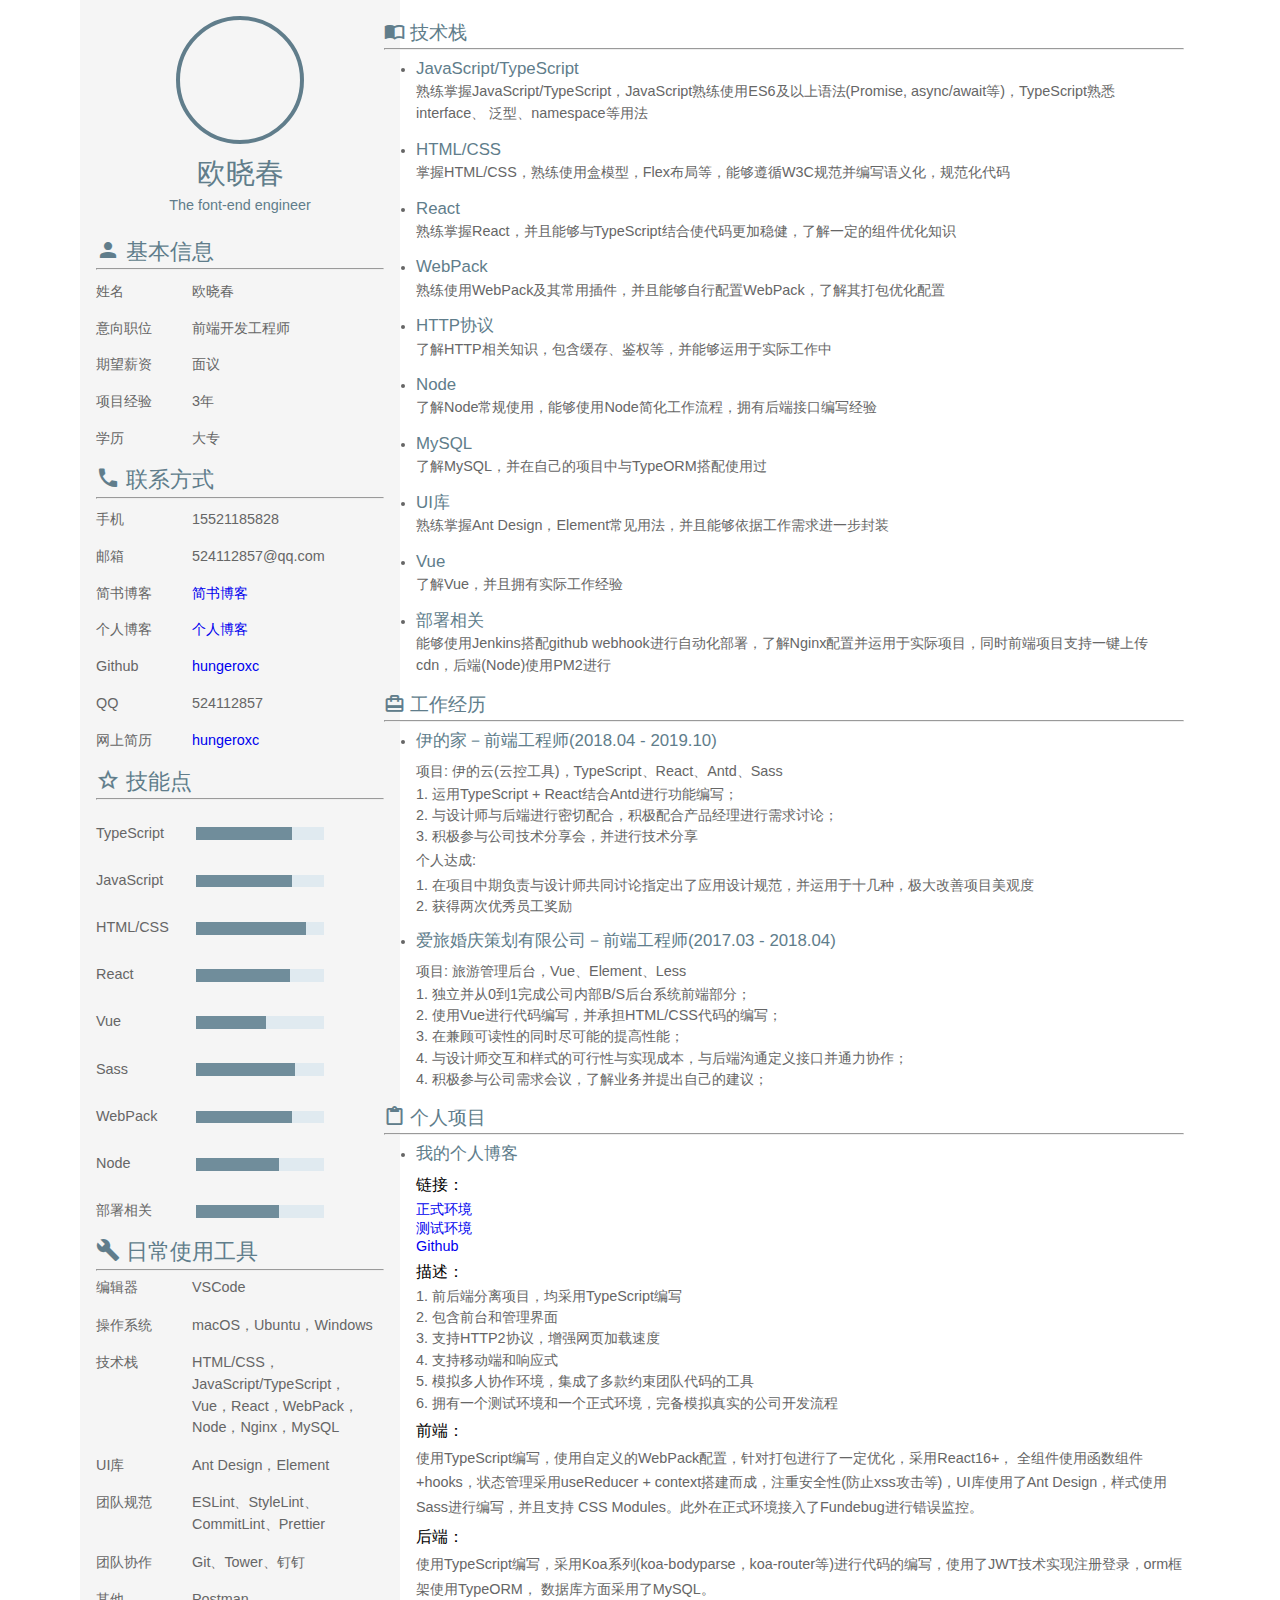
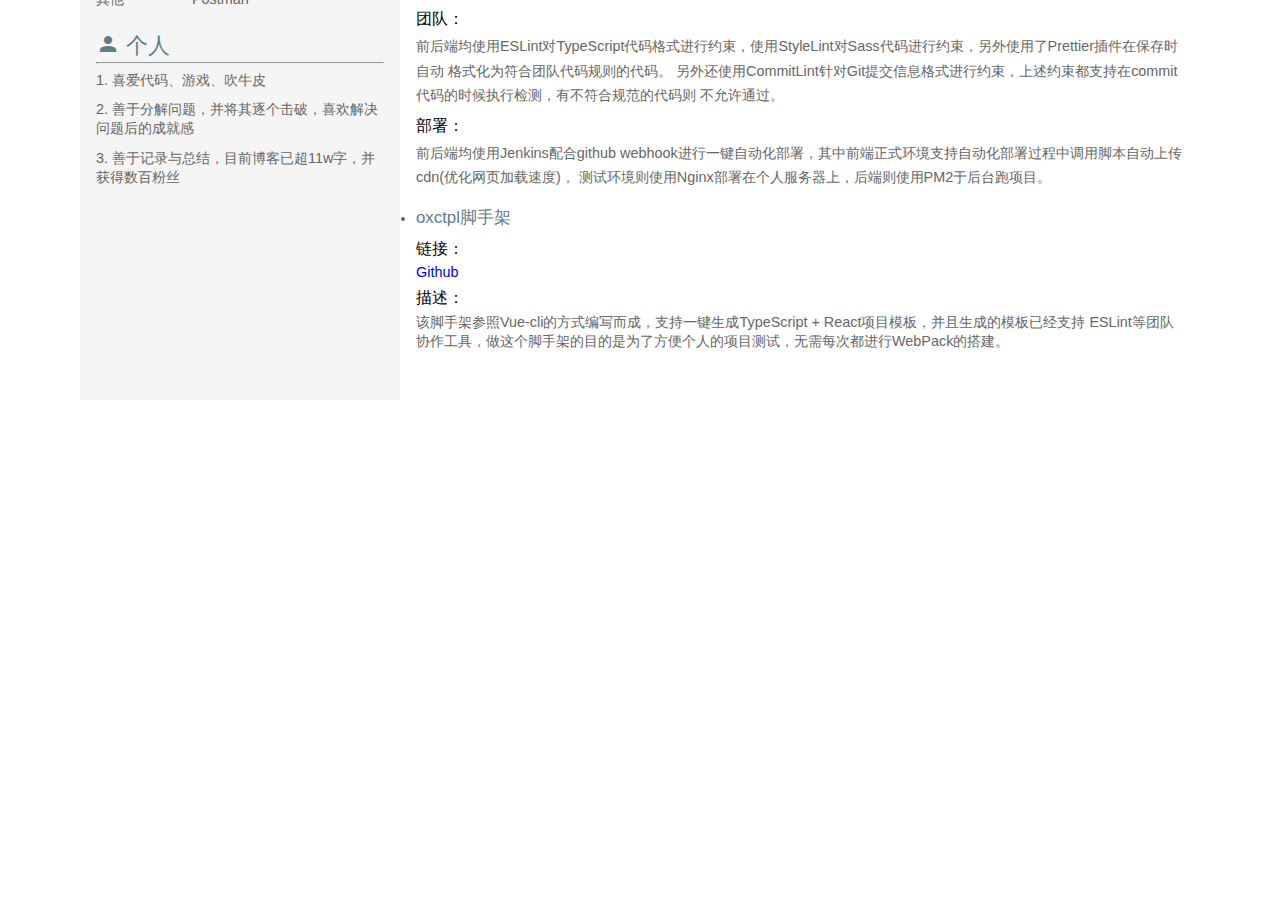
<file: oxc.html>
<!DOCTYPE html>
<html lang="en">

<head>
    <meta http-equiv="Content-Type" content="text/html; charset=UTF-8">

    <title>oxc</title>
    <link rel="stylesheet" href="./static/css/style.css">
</head>

<body>
    <div class="container" id="cv">
        <div class="side">
            <div class="me">
                <div class="portrait"></div>

                <h1 id="username">欧晓春</h1>
                <h4 id="persona-tag">The font-end engineer</h4>
            </div>
            <div class="profile info-unit">
                <h2 class="info-header"><i class="iconfont icon-person"></i> <span class="info-title">基本信息</span><span
                        class="item-add" style="visibility: hidden;"><i
                            class="iconfont icon-playlistadd"></i></span><span class="unit-remove"
                        style="visibility: hidden;"><i class="iconfont icon-delete"></i></span></h2>
                <hr>
                <ul class="info-list">
                    <li>
                        <label class="left-label">姓名</label><span class="label-value">欧晓春</span><span
                            class="item-remove" style="visibility: hidden;"><i class="iconfont icon-delete"></i></span>
                    </li>
                    <li>
                        <label class="left-label">意向职位</label><span class="label-value">前端开发工程师</span><span
                            class="item-remove" style="visibility: hidden;"><i class="iconfont icon-delete"></i></span>
                    </li>
                    <li>
                        <label class="left-label">期望薪资</label><span class="label-value">面议</span><span
                            class="item-remove" style="visibility: hidden;"><i class="iconfont icon-delete"></i></span>
                    </li>

                    <li>
                        <label class="left-label">项目经验</label><span class="label-value">3年</span><span
                            class="item-remove" style="visibility: hidden;"><i class="iconfont icon-delete"></i></span>
                    </li>
                    <li>
                        <label class="left-label">学历</label><span class="label-value">大专</span><span class="item-remove"
                            style="visibility: hidden;"><i class="iconfont icon-delete"></i></span></li>
                </ul>
            </div>
            <div class="contact info-unit">
                <h2 class="info-header"><i class="iconfont icon-call"></i> <span class="info-title">联系方式</span><span
                        class="item-add" style="visibility: hidden;"><i
                            class="iconfont icon-playlistadd"></i></span><span class="unit-remove"
                        style="visibility: hidden;"><i class="iconfont icon-delete"></i></span></h2>
                <hr>
                <ul class="info-list">
                    <li>
                        <label class="left-label">手机</label><span class="label-value">15521185828</span><span
                            class="item-remove" style="visibility: hidden;"><i class="iconfont icon-delete"></i></span>
                    </li>
                    <li>
                        <label class="left-label">邮箱</label><span class="label-value">524112857@qq.com</span><span
                            class="item-remove" style="visibility: hidden;"><i class="iconfont icon-delete"></i></span>
                    </li>
                    <li>
                        <label class="left-label">简书博客</label><span class="label-value"><a target="_blank"
                                style="text-decoration:none"
                                href="https://www.jianshu.com/u/38278ed3f4e1">简书博客</a></span><span class="item-remove"
                            style="visibility: hidden;"><i class="iconfont icon-delete"></i></span></li>
                    <li>
                        <label class="left-label">个人博客</label><span class="label-value"><a target="_blank"
                                style="text-decoration:none" href="https://blog.oxcblog.club/">个人博客</a></span><span
                            class="item-remove" style="visibility: hidden;"><i class="iconfont icon-delete"></i></span>
                    </li>
                    <li>
                        <label class="left-label">Github</label><span class="label-value"><a target="_blank"
                                style="text-decoration:none"
                                href="https://github.com/hungeroxc">hungeroxc</a></span><span class="item-remove"
                            style="visibility: hidden;"><i class="iconfont icon-delete"></i></span></li>
                    <li>
                        <label class="left-label">QQ</label><span class="label-value">524112857</span><span
                            class="item-remove" style="visibility: hidden;"><i class="iconfont icon-delete"></i></span>
                    </li>
                    <li>
                        <label class="left-label">网上简历</label><span class="label-value"><a target="_blank"
                                style="text-decoration:none"
                                href="https://hungeroxc.github.io/oxc/oxc.html">hungeroxc</a></span><span
                            class="item-remove" style="visibility: hidden;"><i class="iconfont icon-delete"></i></span>
                    </li>
                </ul>
            </div>
            <div class="skill info-unit">
                <h2 class="info-header"><i class="iconfont icon-star"></i> <span class="info-title">技能点</span><span
                        class="item-add" style="visibility: hidden;"><i
                            class="iconfont icon-playlistadd"></i></span><span class="unit-remove"
                        style="visibility: hidden;"><i class="iconfont icon-delete"></i></span></h2>
                <hr>
                <ul class="progress-list">
                    <li>
                        <label class="left-label">TypeScript</label>
                        <progress value="75" max="100"></progress>
                        <span class="item-remove" style="visibility: hidden;"><i
                                class="iconfont icon-delete"></i></span>
                    </li>
                    <li>
                        <label class="left-label">JavaScript</label>
                        <progress value="75" max="100"></progress>
                        <span class="item-remove" style="visibility: hidden;"><i
                                class="iconfont icon-delete"></i></span></li>
                    <li>
                        <label class="left-label">HTML/CSS</label>
                        <progress value="85.9375" max="100"></progress>
                        <span class="item-remove" style="visibility: hidden;"><i
                                class="iconfont icon-delete"></i></span>
                    </li>
                    <li>
                        <label class="left-label">React</label>
                        <progress value="74" max="100"></progress>
                        <span class="item-remove" style="visibility: hidden;"><i
                                class="iconfont icon-delete"></i></span></li>
                    <li>
                        <label class="left-label">Vue</label>
                        <progress value="54.6875" max="100"></progress>
                        <span class="item-remove" style="visibility: hidden;"><i
                                class="iconfont icon-delete"></i></span></li>
                    <li>
                        <label class="left-label">Sass</label>
                        <progress value="77.34375" max="100"></progress>
                        <span class="item-remove" style="visibility: hidden;"><i
                                class="iconfont icon-delete"></i></span></li>
                    <li>
                        <label class="left-label">WebPack</label>
                        <progress value="75" max="100"></progress>
                        <span class="item-remove" style="visibility: hidden;"><i
                                class="iconfont icon-delete"></i></span></li>
                    <li>
                        <label class="left-label">Node</label>
                        <progress value="65" max="100"></progress>
                        <span class="item-remove" style="visibility: hidden;"><i
                                class="iconfont icon-delete"></i></span>
                    </li>
                    <li>
                        <label class="left-label">部署相关</label>
                        <progress value="65" max="100"></progress>
                        <span class="item-remove" style="visibility: hidden;"><i
                                class="iconfont icon-delete"></i></span>
                    </li>
                </ul>
            </div>
            <div class="stack info-unit">
                <h2 class="info-header"><i class="iconfont icon-build"></i> <span class="info-title">日常使用工具</span><span
                        class="item-add" style="visibility: hidden;"><i
                            class="iconfont icon-playlistadd"></i></span><span class="unit-remove"
                        style="visibility: hidden;"><i class="iconfont icon-delete"></i></span></h2>
                <hr>
                <ul class="stack-list">
                    <li>
                        <label class="left-label">编辑器</label><span class="label-value">VSCode</span><span
                            class="item-remove" style="visibility: hidden;"><i class="iconfont icon-delete"></i></span>
                    </li>



                    <li>
                        <label class="left-label">操作系统</label><span class="label-value">macOS，Ubuntu，Windows</span><span
                            class="item-remove" style="visibility: hidden;"><i class="iconfont icon-delete"></i></span>
                    </li>

                    <li>
                        <label class="left-label">技术栈</label><span
                            class="label-value">HTML/CSS，JavaScript/TypeScript，Vue，React，WebPack，Node，Nginx，MySQL</span><span
                            class="item-remove" style="visibility: hidden;"><i class="iconfont icon-delete"></i></span>
                    </li>
                    <li>
                        <label class="left-label">UI库</label><span class="label-value">Ant Design，Element</span><span
                            class="item-remove" style="visibility: hidden;"><i class="iconfont icon-delete"></i></span>
                    </li>
                    <li>
                        <label class="left-label">团队规范</label><span class="label-value">ESLint、StyleLint、CommitLint、Prettier</span><span
                            class="item-remove" style="visibility: hidden;"><i class="iconfont icon-delete"></i></span>
                    </li>
                    <li>
                        <label class="left-label">团队协作</label><span class="label-value">Git、Tower、钉钉</span><span
                            class="item-remove" style="visibility: hidden;"><i class="iconfont icon-delete"></i></span>
                    </li>
                    <li>
                        <label class="left-label">其他</label><span class="label-value">Postman</span><span
                            class="item-remove" style="visibility: hidden;"><i class="iconfont icon-delete"></i></span>
                    </li>
                </ul>
            </div>
            <div class="info-unit">
                <h2 class="info-header"><i class="iconfont icon-person"></i> <span class="info-title">个人</span><span
                    class="item-add" style="visibility: hidden;"><i
                        class="iconfont icon-playlistadd"></i></span><span class="unit-remove"
                    style="visibility: hidden;"><i class="iconfont icon-delete"></i></span></h2>
            <hr>
                <div style="margin-bottom: 13px;">
                    1. 喜爱代码、游戏、吹牛皮
                </div>
                <div  style="margin-bottom: 13px;">
                    2. 善于分解问题，并将其逐个击破，喜欢解决问题后的成就感
                </div>
                <div  style="margin-bottom: 13px;">
                    3. 善于记录与总结，目前博客已超11w字，并获得数百粉丝
                </div>
            </div>
        </div>
        <div class="main">
            <div class="education info-unit right-list">
                <h2 class="info-header"><i class="iconfont icon-education"></i> <span class="info-title">技术栈</span><span
                        class="item-add" style="visibility: hidden;"><i
                            class="iconfont icon-playlistadd"></i></span><span class="unit-remove"
                        style="visibility: hidden;"><i class="iconfont icon-delete"></i></span></h2>
                <hr>
                <ul class="experience-list">
                    <li>
                        <h3>JavaScript/TypeScript</h3>
                        <p>熟练掌握JavaScript/TypeScript，JavaScript熟练使用ES6及以上语法(Promise,
                            async/await等)，TypeScript熟悉interface、
                            泛型、namespace等用法
                        </p>
                        <span class="item-remove" style="visibility: hidden;">
                            <i class="iconfont icon-delete"></i>
                        </span>
                    </li>
                    <li>
                        <h3>HTML/CSS</h3>
                        <p>掌握HTML/CSS，熟练使用盒模型，Flex布局等，能够遵循W3C规范并编写语义化，规范化代码</p>
                        <span class="item-remove" style="visibility: hidden;">
                            <i class="iconfont icon-delete"></i></span>
                    </li>
                    <li>
                        <h3>React</h3>
                        <p>熟练掌握React，并且能够与TypeScript结合使代码更加稳健，了解一定的组件优化知识</p>
                        <span class="item-remove" style="visibility: hidden;">
                            <i class="iconfont icon-delete"></i>
                        </span>
                    </li>
                    <li>
                        <h3>WebPack</h3>
                        <p>熟练使用WebPack及其常用插件，并且能够自行配置WebPack，了解其打包优化配置</p>
                        <span class="item-remove" style="visibility: hidden;">
                            <i class="iconfont icon-delete"></i>
                        </span>
                    </li>
                    <li>
                        <h3>HTTP协议</h3>
                        <p>了解HTTP相关知识，包含缓存、鉴权等，并能够运用于实际工作中</p>
                        <span class="item-remove" style="visibility: hidden;">
                            <i class="iconfont icon-delete"></i>
                        </span>
                    </li>
                    <li>
                        <h3>Node</h3>
                        <p>了解Node常规使用，能够使用Node简化工作流程，拥有后端接口编写经验</p>
                        <span class="item-remove" style="visibility: hidden;">
                            <i class="iconfont icon-delete"></i>
                        </span>
                    </li>
                    <li>
                        <h3>MySQL</h3>
                        <p>了解MySQL，并在自己的项目中与TypeORM搭配使用过</p>
                        <span class="item-remove" style="visibility: hidden;">
                            <i class="iconfont icon-delete"></i>
                        </span>
                    </li>
                    <li>
                        <h3>UI库</h3>
                        <p>熟练掌握Ant Design，Element常见用法，并且能够依据工作需求进一步封装</p>
                        <span class="item-remove" style="visibility: hidden;">
                            <i class="iconfont icon-delete"></i>
                        </span>
                    </li>
                    <li>
                        <h3>Vue</h3>
                        <p>了解Vue，并且拥有实际工作经验</p>
                        <span class="item-remove" style="visibility: hidden;">
                            <i class="iconfont icon-delete"></i>
                        </span>
                    </li>
                    <li>
                        <h3>部署相关</h3>
                        <p>能够使用Jenkins搭配github webhook进行自动化部署，了解Nginx配置并运用于实际项目，同时前端项目支持一键上传cdn，后端(Node)使用PM2进行</p>
                        <span class="item-remove" style="visibility: hidden;">
                            <i class="iconfont icon-delete"></i>
                        </span>
                    </li>
                </ul>
            </div>
            <div class="work info-unit right-list">
                <h2 class="info-header">
                    <i class="iconfont icon-work"></i>
                    <span class="info-title">工作经历</span>
                    <span class="item-add" style="visibility: hidden;">
                        <i class="iconfont icon-playlistadd"></i>
                    </span>
                    <span class="unit-remove" style="visibility: hidden;">
                        <i class="iconfont icon-delete"></i>
                    </span>
                </h2>
                <hr>
                <ul class="experience-list">
                    <li>
                        <h3 style="margin-bottom: 10px;">伊的家－前端工程师(2018.04 - 2019.10)</h3>
                        <div style="margin-bottom: 5px;">项目: 伊的云(云控工具)，TypeScript、React、Antd、Sass</div>
                        <p>
                            <div style="margin-bottom: 3px;">1. 运用TypeScript + React结合Antd进行功能编写；</div>
                            <div style="margin-bottom: 3px;">2. 与设计师与后端进行密切配合，积极配合产品经理进行需求讨论；</div>
                            <div style="margin-bottom: 3px;">3. 积极参与公司技术分享会，并进行技术分享</div>
                        </p>
                        <p style="margin: 5px 0;">
                            个人达成:
                            <div style="margin-bottom: 3px;">1. 在项目中期负责与设计师共同讨论指定出了应用设计规范，并运用于十几种，极大改善项目美观度</div
                                style="margin-bottom: 3px;">
                            <div style="margin-bottom: 3px;">2. 获得两次优秀员工奖励</div style="margin-bottom: 3px;">
                        </p>
                    </li>
                    <li>
                        <h3 style="margin-bottom: 10px;">爱旅婚庆策划有限公司－前端工程师(2017.03 - 2018.04)</h3>
                        <div style="margin-bottom: 5px;">项目: 旅游管理后台，Vue、Element、Less</div style="margin-bottom: 5px;">
                        <p>
                            <div style="margin-bottom: 3px;">1. 独立并从0到1完成公司内部B/S后台系统前端部分；</div
                                style="margin-bottom: 3px;">
                            <div style="margin-bottom: 3px;">2. 使用Vue进行代码编写，并承担HTML/CSS代码的编写；</div>
                            <div style="margin-bottom: 3px;">3. 在兼顾可读性的同时尽可能的提高性能；</div>
                            <div style="margin-bottom: 3px;">4. 与设计师交互和样式的可行性与实现成本，与后端沟通定义接口并通力协作；</div>
                            <div style="margin-bottom: 3px;">4. 积极参与公司需求会议，了解业务并提出自己的建议；</div>
                        </p>
                    </li>
                </ul>
            </div>
            <div class="project info-unit right-list">
                <h2 class="info-header">
                    <i class="iconfont icon-project"></i>
                    <span class="info-title">个人项目</span>
                    <span class="item-add" style="visibility: hidden;">
                        <i class="iconfont icon-playlistadd"></i>
                    </span>
                    <span class="unit-remove" style="visibility: hidden;">
                        <i class="iconfont icon-delete"></i>
                    </span></h2>
                <hr>
                <ul class="experience-list">
                    <li style="margin-bottom: 10px;">
                        <h3 style="margin-bottom: 10px">我的个人博客</h3>
                        <div class="link-wrapper">
                            <div class="label">链接：</div>
                            <div class="link-container">
                                <a class="link" target="_blank" style="text-decoration: none;"
                                    href="https://blog.oxcblog.club/">正式环境</a>
                                <a class="link" target="_blank" style="text-decoration: none;"
                                    href="http://blog-test.oxcblog.club/">测试环境</a>
                                <a target="_blank" style="text-decoration: none;"
                                    href="https://github.com/hungeroxc/oxc-blog">Github</a>
                            </div>
                        </div>
                        <div class="description">
                            <div class="label">描述：</div>
                            <div class="description-container">
                                <div style="margin-bottom: 3px;">1. 前后端分离项目，均采用TypeScript编写</div>
                                <div style="margin-bottom: 3px;">2. 包含前台和管理界面</div>
                                <div style="margin-bottom: 3px;">3. 支持HTTP2协议，增强网页加载速度</div>
                                <div style="margin-bottom: 3px;">4. 支持移动端和响应式</div>
                                <div style="margin-bottom: 3px;">5. 模拟多人协作环境，集成了多款约束团队代码的工具</div>
                                <div>6. 拥有一个测试环境和一个正式环境，完备模拟真实的公司开发流程</div>
                            </div>
                        </div>
                        <div class="desc-wrapper">
                            <div class="label">前端：</div>
                            <div class="desc-container">
                                <div style="line-height: 1.7em;">
                                    使用TypeScript编写，使用自定义的WebPack配置，针对打包进行了一定优化，采用React16+，
                                    全组件使用函数组件+hooks，状态管理采用useReducer + context搭建而成，注重安全性(防止xss攻击等)，UI库使用了Ant Design，样式使用Sass进行编写，并且支持
                                    CSS Modules。此外在正式环境接入了Fundebug进行错误监控。
                                </div>
                            </div>
                        </div>
                        <div class="desc-wrapper">
                            <div class="label">后端：</div>
                            <div class="desc-container">
                                <div style="line-height: 1.7em;">
                                    使用TypeScript编写，采用Koa系列(koa-bodyparse，koa-router等)进行代码的编写，使用了JWT技术实现注册登录，orm框架使用TypeORM，
                                    数据库方面采用了MySQL。
                                </div>
                            </div>
                        </div>
                        <div class="desc-wrapper">
                            <div class="label">团队：</div>
                            <div class="desc-container">
                                <div style="line-height: 1.7em;">
                                    前后端均使用ESLint对TypeScript代码格式进行约束，使用StyleLint对Sass代码进行约束，另外使用了Prettier插件在保存时自动
                                    格式化为符合团队代码规则的代码。
                                    另外还使用CommitLint针对Git提交信息格式进行约束，上述约束都支持在commit代码的时候执行检测，有不符合规范的代码则
                                    不允许通过。
                                </div>
                            </div>
                        </div>
                        <div class="desc-wrapper">
                            <div class="label">部署：</div>
                            <div class="desc-container">
                                <div style="line-height: 1.7em;">
                                    前后端均使用Jenkins配合github webhook进行一键自动化部署，其中前端正式环境支持自动化部署过程中调用脚本自动上传cdn(优化网页加载速度)，
                                    测试环境则使用Nginx部署在个人服务器上，后端则使用PM2于后台跑项目。
                                </div>
                            </div>
                        </div>
                    </li>
                    <li style="margin-top: 20px">
                        <h3 style="margin-bottom: 10px">oxctpl脚手架</h3>
                        <div class="label">链接：</div>
                        <div style="margin-bottom: 10px;" class="link-container">
                            <a class="link" target="_blank" style="text-decoration: none;"
                                href="https://github.com/hungeroxc/oxctpl">Github</a>
                        </div>
                        <div class="description">
                            <div class="label">描述：</div>
                            <div class="description-container">
                                该脚手架参照Vue-cli的方式编写而成，支持一键生成TypeScript + React项目模板，并且生成的模板已经支持
                                ESLint等团队协作工具，做这个脚手架的目的是为了方便个人的项目测试，无需每次都进行WebPack的搭建。
                            </div>
                        </div>
                    </li>
            </div>


        </div>

    </div>



</body>

</html>
</file>
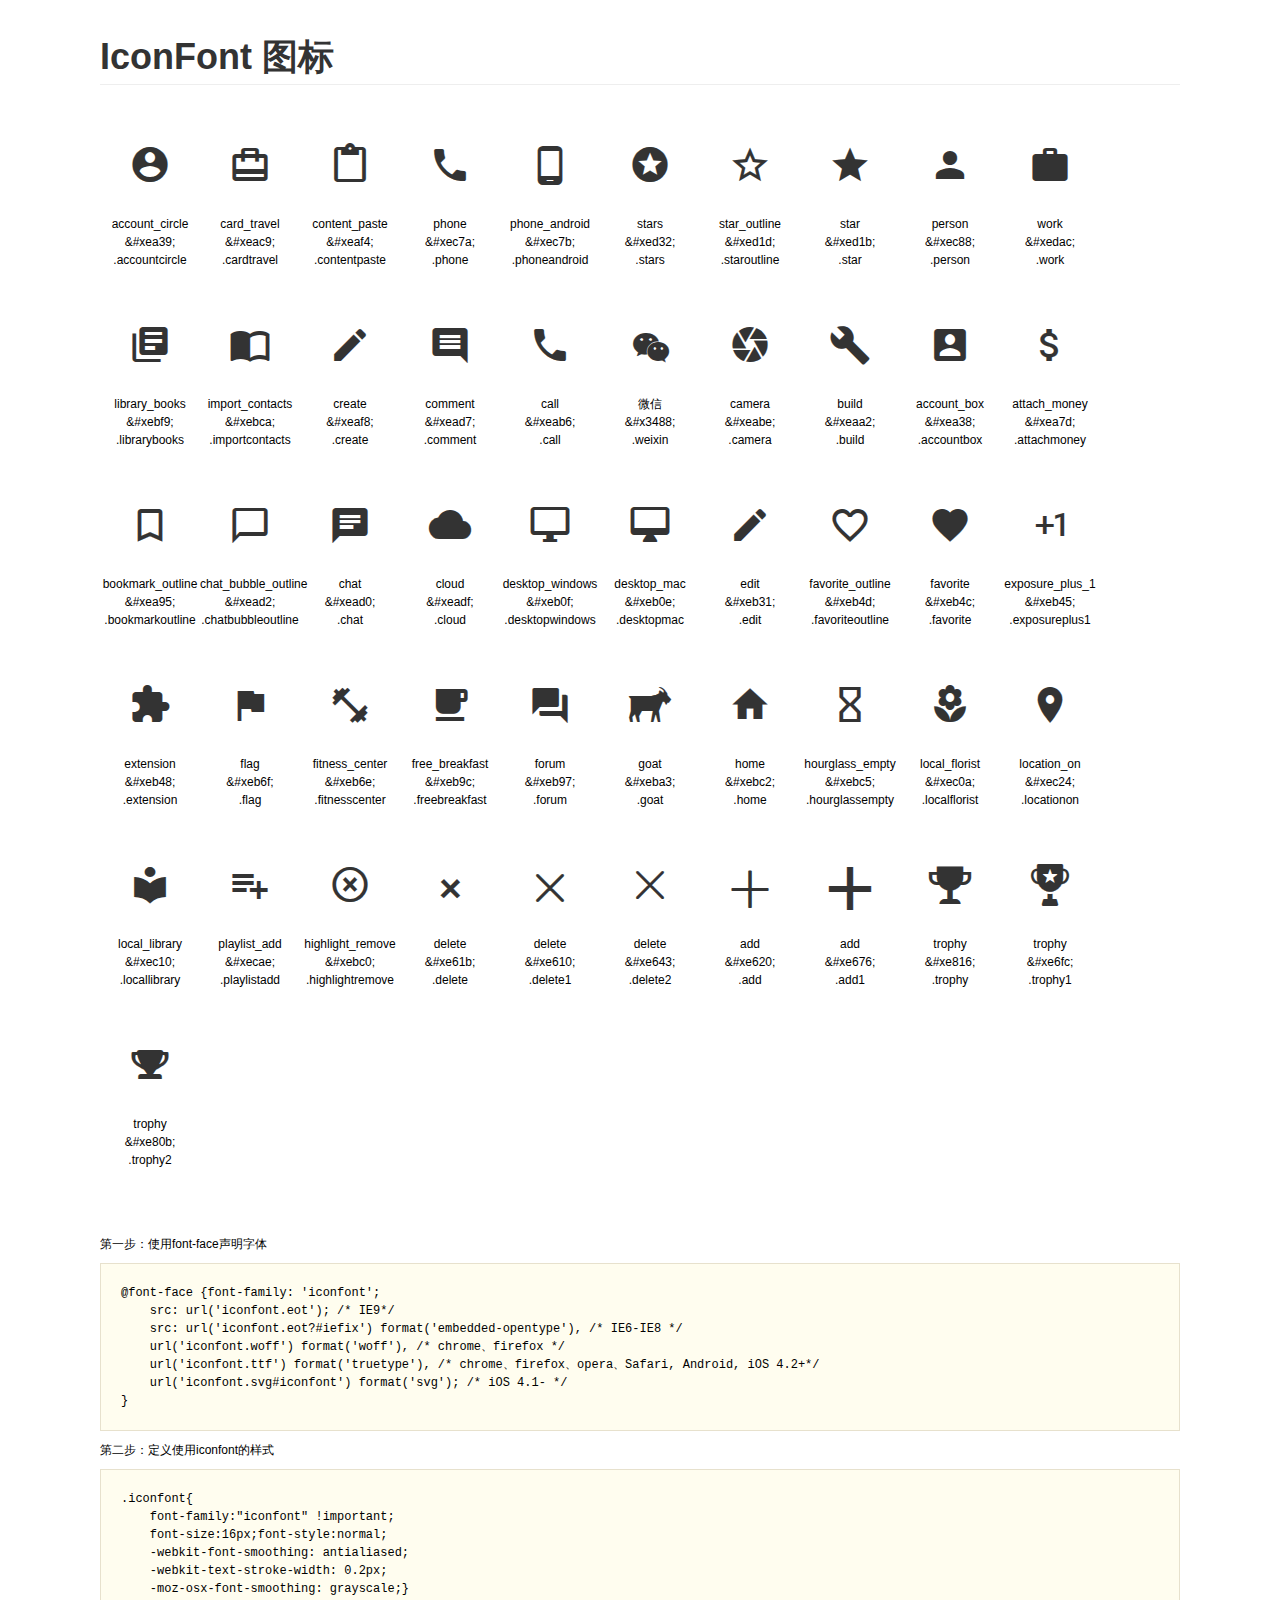
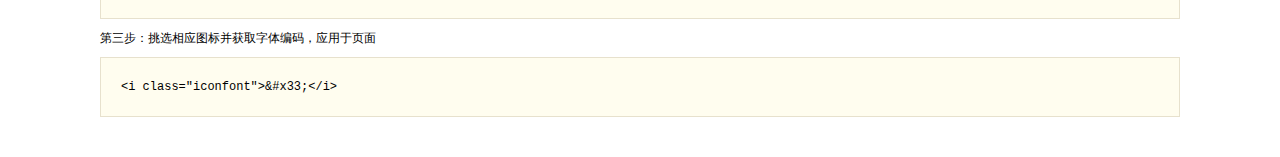
<file: static/fonts/demo.html>
<!DOCTYPE html>
<html>
<head>
    <meta charset="utf-8"/>
    <title>IconFont</title>
    <link rel="stylesheet" href="demo.css">
    <link rel="stylesheet" href="iconfont.css">
</head>
<body>
    <div class="main">
        <h1>IconFont 图标</h1>
        <ul class="icon_lists clear">
            
                <li>
                <i class="icon iconfont">&#xea39;</i>
                    <div class="name">account_circle</div>
                    <div class="code">&amp;#xea39;</div>
                    <div class="fontclass">.accountcircle</div>
                </li>
            
                <li>
                <i class="icon iconfont">&#xeac9;</i>
                    <div class="name">card_travel</div>
                    <div class="code">&amp;#xeac9;</div>
                    <div class="fontclass">.cardtravel</div>
                </li>
            
                <li>
                <i class="icon iconfont">&#xeaf4;</i>
                    <div class="name">content_paste</div>
                    <div class="code">&amp;#xeaf4;</div>
                    <div class="fontclass">.contentpaste</div>
                </li>
            
                <li>
                <i class="icon iconfont">&#xec7a;</i>
                    <div class="name">phone</div>
                    <div class="code">&amp;#xec7a;</div>
                    <div class="fontclass">.phone</div>
                </li>
            
                <li>
                <i class="icon iconfont">&#xec7b;</i>
                    <div class="name">phone_android</div>
                    <div class="code">&amp;#xec7b;</div>
                    <div class="fontclass">.phoneandroid</div>
                </li>
            
                <li>
                <i class="icon iconfont">&#xed32;</i>
                    <div class="name">stars</div>
                    <div class="code">&amp;#xed32;</div>
                    <div class="fontclass">.stars</div>
                </li>
            
                <li>
                <i class="icon iconfont">&#xed1d;</i>
                    <div class="name">star_outline</div>
                    <div class="code">&amp;#xed1d;</div>
                    <div class="fontclass">.staroutline</div>
                </li>
            
                <li>
                <i class="icon iconfont">&#xed1b;</i>
                    <div class="name">star</div>
                    <div class="code">&amp;#xed1b;</div>
                    <div class="fontclass">.star</div>
                </li>
            
                <li>
                <i class="icon iconfont">&#xec88;</i>
                    <div class="name">person</div>
                    <div class="code">&amp;#xec88;</div>
                    <div class="fontclass">.person</div>
                </li>
            
                <li>
                <i class="icon iconfont">&#xedac;</i>
                    <div class="name">work</div>
                    <div class="code">&amp;#xedac;</div>
                    <div class="fontclass">.work</div>
                </li>
            
                <li>
                <i class="icon iconfont">&#xebf9;</i>
                    <div class="name">library_books</div>
                    <div class="code">&amp;#xebf9;</div>
                    <div class="fontclass">.librarybooks</div>
                </li>
            
                <li>
                <i class="icon iconfont">&#xebca;</i>
                    <div class="name">import_contacts</div>
                    <div class="code">&amp;#xebca;</div>
                    <div class="fontclass">.importcontacts</div>
                </li>
            
                <li>
                <i class="icon iconfont">&#xeaf8;</i>
                    <div class="name">create</div>
                    <div class="code">&amp;#xeaf8;</div>
                    <div class="fontclass">.create</div>
                </li>
            
                <li>
                <i class="icon iconfont">&#xead7;</i>
                    <div class="name">comment</div>
                    <div class="code">&amp;#xead7;</div>
                    <div class="fontclass">.comment</div>
                </li>
            
                <li>
                <i class="icon iconfont">&#xeab6;</i>
                    <div class="name">call</div>
                    <div class="code">&amp;#xeab6;</div>
                    <div class="fontclass">.call</div>
                </li>
            
                <li>
                <i class="icon iconfont">&#x3488;</i>
                    <div class="name">微信</div>
                    <div class="code">&amp;#x3488;</div>
                    <div class="fontclass">.weixin</div>
                </li>
            
                <li>
                <i class="icon iconfont">&#xeabe;</i>
                    <div class="name">camera</div>
                    <div class="code">&amp;#xeabe;</div>
                    <div class="fontclass">.camera</div>
                </li>
            
                <li>
                <i class="icon iconfont">&#xeaa2;</i>
                    <div class="name">build</div>
                    <div class="code">&amp;#xeaa2;</div>
                    <div class="fontclass">.build</div>
                </li>
            
                <li>
                <i class="icon iconfont">&#xea38;</i>
                    <div class="name">account_box</div>
                    <div class="code">&amp;#xea38;</div>
                    <div class="fontclass">.accountbox</div>
                </li>
            
                <li>
                <i class="icon iconfont">&#xea7d;</i>
                    <div class="name">attach_money</div>
                    <div class="code">&amp;#xea7d;</div>
                    <div class="fontclass">.attachmoney</div>
                </li>
            
                <li>
                <i class="icon iconfont">&#xea95;</i>
                    <div class="name">bookmark_outline</div>
                    <div class="code">&amp;#xea95;</div>
                    <div class="fontclass">.bookmarkoutline</div>
                </li>
            
                <li>
                <i class="icon iconfont">&#xead2;</i>
                    <div class="name">chat_bubble_outline</div>
                    <div class="code">&amp;#xead2;</div>
                    <div class="fontclass">.chatbubbleoutline</div>
                </li>
            
                <li>
                <i class="icon iconfont">&#xead0;</i>
                    <div class="name">chat</div>
                    <div class="code">&amp;#xead0;</div>
                    <div class="fontclass">.chat</div>
                </li>
            
                <li>
                <i class="icon iconfont">&#xeadf;</i>
                    <div class="name">cloud</div>
                    <div class="code">&amp;#xeadf;</div>
                    <div class="fontclass">.cloud</div>
                </li>
            
                <li>
                <i class="icon iconfont">&#xeb0f;</i>
                    <div class="name">desktop_windows</div>
                    <div class="code">&amp;#xeb0f;</div>
                    <div class="fontclass">.desktopwindows</div>
                </li>
            
                <li>
                <i class="icon iconfont">&#xeb0e;</i>
                    <div class="name">desktop_mac</div>
                    <div class="code">&amp;#xeb0e;</div>
                    <div class="fontclass">.desktopmac</div>
                </li>
            
                <li>
                <i class="icon iconfont">&#xeb31;</i>
                    <div class="name">edit</div>
                    <div class="code">&amp;#xeb31;</div>
                    <div class="fontclass">.edit</div>
                </li>
            
                <li>
                <i class="icon iconfont">&#xeb4d;</i>
                    <div class="name">favorite_outline</div>
                    <div class="code">&amp;#xeb4d;</div>
                    <div class="fontclass">.favoriteoutline</div>
                </li>
            
                <li>
                <i class="icon iconfont">&#xeb4c;</i>
                    <div class="name">favorite</div>
                    <div class="code">&amp;#xeb4c;</div>
                    <div class="fontclass">.favorite</div>
                </li>
            
                <li>
                <i class="icon iconfont">&#xeb45;</i>
                    <div class="name">exposure_plus_1</div>
                    <div class="code">&amp;#xeb45;</div>
                    <div class="fontclass">.exposureplus1</div>
                </li>
            
                <li>
                <i class="icon iconfont">&#xeb48;</i>
                    <div class="name">extension</div>
                    <div class="code">&amp;#xeb48;</div>
                    <div class="fontclass">.extension</div>
                </li>
            
                <li>
                <i class="icon iconfont">&#xeb6f;</i>
                    <div class="name">flag</div>
                    <div class="code">&amp;#xeb6f;</div>
                    <div class="fontclass">.flag</div>
                </li>
            
                <li>
                <i class="icon iconfont">&#xeb6e;</i>
                    <div class="name">fitness_center</div>
                    <div class="code">&amp;#xeb6e;</div>
                    <div class="fontclass">.fitnesscenter</div>
                </li>
            
                <li>
                <i class="icon iconfont">&#xeb9c;</i>
                    <div class="name">free_breakfast</div>
                    <div class="code">&amp;#xeb9c;</div>
                    <div class="fontclass">.freebreakfast</div>
                </li>
            
                <li>
                <i class="icon iconfont">&#xeb97;</i>
                    <div class="name">forum</div>
                    <div class="code">&amp;#xeb97;</div>
                    <div class="fontclass">.forum</div>
                </li>
            
                <li>
                <i class="icon iconfont">&#xeba3;</i>
                    <div class="name">goat</div>
                    <div class="code">&amp;#xeba3;</div>
                    <div class="fontclass">.goat</div>
                </li>
            
                <li>
                <i class="icon iconfont">&#xebc2;</i>
                    <div class="name">home</div>
                    <div class="code">&amp;#xebc2;</div>
                    <div class="fontclass">.home</div>
                </li>
            
                <li>
                <i class="icon iconfont">&#xebc5;</i>
                    <div class="name">hourglass_empty</div>
                    <div class="code">&amp;#xebc5;</div>
                    <div class="fontclass">.hourglassempty</div>
                </li>
            
                <li>
                <i class="icon iconfont">&#xec0a;</i>
                    <div class="name">local_florist</div>
                    <div class="code">&amp;#xec0a;</div>
                    <div class="fontclass">.localflorist</div>
                </li>
            
                <li>
                <i class="icon iconfont">&#xec24;</i>
                    <div class="name">location_on</div>
                    <div class="code">&amp;#xec24;</div>
                    <div class="fontclass">.locationon</div>
                </li>
            
                <li>
                <i class="icon iconfont">&#xec10;</i>
                    <div class="name">local_library</div>
                    <div class="code">&amp;#xec10;</div>
                    <div class="fontclass">.locallibrary</div>
                </li>
            
                <li>
                <i class="icon iconfont">&#xecae;</i>
                    <div class="name">playlist_add</div>
                    <div class="code">&amp;#xecae;</div>
                    <div class="fontclass">.playlistadd</div>
                </li>
            
                <li>
                <i class="icon iconfont">&#xebc0;</i>
                    <div class="name">highlight_remove</div>
                    <div class="code">&amp;#xebc0;</div>
                    <div class="fontclass">.highlightremove</div>
                </li>
            
                <li>
                <i class="icon iconfont">&#xe61b;</i>
                    <div class="name">delete</div>
                    <div class="code">&amp;#xe61b;</div>
                    <div class="fontclass">.delete</div>
                </li>
            
                <li>
                <i class="icon iconfont">&#xe610;</i>
                    <div class="name">delete</div>
                    <div class="code">&amp;#xe610;</div>
                    <div class="fontclass">.delete1</div>
                </li>
            
                <li>
                <i class="icon iconfont">&#xe643;</i>
                    <div class="name">delete</div>
                    <div class="code">&amp;#xe643;</div>
                    <div class="fontclass">.delete2</div>
                </li>
            
                <li>
                <i class="icon iconfont">&#xe620;</i>
                    <div class="name">add</div>
                    <div class="code">&amp;#xe620;</div>
                    <div class="fontclass">.add</div>
                </li>
            
                <li>
                <i class="icon iconfont">&#xe676;</i>
                    <div class="name">add</div>
                    <div class="code">&amp;#xe676;</div>
                    <div class="fontclass">.add1</div>
                </li>
            
                <li>
                <i class="icon iconfont">&#xe816;</i>
                    <div class="name">trophy</div>
                    <div class="code">&amp;#xe816;</div>
                    <div class="fontclass">.trophy</div>
                </li>
            
                <li>
                <i class="icon iconfont">&#xe6fc;</i>
                    <div class="name">trophy</div>
                    <div class="code">&amp;#xe6fc;</div>
                    <div class="fontclass">.trophy1</div>
                </li>
            
                <li>
                <i class="icon iconfont">&#xe80b;</i>
                    <div class="name">trophy</div>
                    <div class="code">&amp;#xe80b;</div>
                    <div class="fontclass">.trophy2</div>
                </li>
            
        </ul>


        <div class="helps">
            第一步：使用font-face声明字体
            <pre>
@font-face {font-family: 'iconfont';
    src: url('iconfont.eot'); /* IE9*/
    src: url('iconfont.eot?#iefix') format('embedded-opentype'), /* IE6-IE8 */
    url('iconfont.woff') format('woff'), /* chrome、firefox */
    url('iconfont.ttf') format('truetype'), /* chrome、firefox、opera、Safari, Android, iOS 4.2+*/
    url('iconfont.svg#iconfont') format('svg'); /* iOS 4.1- */
}
</pre>
第二步：定义使用iconfont的样式
            <pre>
.iconfont{
    font-family:"iconfont" !important;
    font-size:16px;font-style:normal;
    -webkit-font-smoothing: antialiased;
    -webkit-text-stroke-width: 0.2px;
    -moz-osx-font-smoothing: grayscale;}
</pre>
第三步：挑选相应图标并获取字体编码，应用于页面
<pre>
&lt;i class="iconfont"&gt;&amp;#x33;&lt;/i&gt;
</pre>
        </div>

    </div>
</body>
</html>
</file>
<file: static/css/style.css>
@font-face {
    font-family: 'iconfont';
    src: url('../fonts/iconfont.eot');
    /* IE9*/
    src: url('../fonts/iconfont.eot?#iefix') format('embedded-opentype'),
        /* IE6-IE8 */
        url('../fonts/iconfont.woff') format('woff'),
        /* chrome、firefox */
        url('../fonts/iconfont.ttf') format('truetype'),
        /* chrome、firefox、opera、Safari, Android, iOS 4.2+*/
        url('../fonts/iconfont.svg#iconfont') format('svg');
    /* iOS 4.1- */
}


.icon-work:before {
    content: "\eac9";
}

.icon-project:before {
    content: "\eaf4";
}

.icon-phone:before {
    content: "\ec7a";
}

.icon-stars:before {
    content: "\ed32";
}

.icon-star:before {
    content: "\ed1d";
}

.icon-person:before {
    content: "\ec88";
}

.icon-librarybooks:before {
    content: "\ebf9";
}

.icon-education:before {
    content: "\ebca";
}

.icon-create:before {
    content: "\eaf8";
}

.icon-call:before {
    content: "\eab6";
}

.icon-weixin:before {
    content: "\3488";
}

.icon-build:before {
    content: "\eaa2";
}

.icon-edit:before {
    content: "\eb31";
}

.icon-flower:before {
    content: "\ec0a";
}

.icon-playlistadd:before {
    content: "\ecae";
}

.icon-delete:before {
    content: "\e61b";
}

.icon-trophy:before {
    content: "\e80b";
}

span {
    display: inline-block;
}

.label-value {
    width: 235px;
    vertical-align: top;
    word-break: break-word;
}

.iconfont {
    font-family: "iconfont" !important;
    font-size: 1.1em;
    font-style: normal;
    color: inherit;
    -webkit-font-smoothing: antialiased;
    -webkit-text-stroke-width: 0.2px;
    -moz-osx-font-smoothing: grayscale;
}

* {
    -webkit-box-sizing: border-box;
    -moz-box-sizing: border-box;
    box-sizing: border-box;
    margin: 0;
}

h1,
h2,
h3,
h4,
h5 {
    font-weight: 500;
    color: #607d8b;
    line-height: 1.5;
}

.progress-list div {
    width: 100%;
    margin-left: 200px;
}

.info-list li {
    margin-bottom: 10px;
}

.info-list,
.progress-list {
    list-style: none;
    padding-left: 0px;
    font-size: 16px;
    line-height: 2;
}

.stack-list {
    list-style: none;
    padding-left: 0px;
    line-height: 1.5;
}

.stack-list li {
    margin-bottom: 20px;
}

.right-list li {
    margin-bottom: 15px;
}


hr {
    margin-bottom: 8px;
}

.info-unit {
    color: #666;
    margin-bottom: 10px;
}

.remodal-img h3 {
    float: left;
    margin-bottom: 10px;
}

.remodal-img input {
    float: left;
    width: 480px;
    height: 42px;
    font-size: 20px;
    padding: 6px;
    color: #666;

}

.remodal-img button {
    float: right;
    background: #607d8b;

}

.remodal-img button:hover {
    float: right;
    background: #607d8b;

}


body {
    background-color: white;
    font-family: sans-serif, Microsoft Yahei, Helvetica Neue;
    zoom: 80%;
}

footer {}

p {
    line-height: 1.5;
}

progress {
    background-color: #f6f6f6;
    display: inline;
    /*width: 195px;*/
    height: 1em;

}

progress::-webkit-progress-bar {
    background-color: #e0eaf0;
}

progress::-webkit-progress-value {
    background-color: #708d9b;
}

progress::-moz-progress-bar {
    background-color: #e0eaf0;

}

progress::-moz-progress-value {
    background-color: #708d9b;
}

.progress-list {
    line-height: 2;
}

.progress-list li {
    margin-top: 23px;
}

.me {
    text-align: center;
    margin-bottom: 20px;
}

.weixin {
    margin-top: 20px;
    background-color: #e0eaf0;
    position: relative;
    padding-top: 40px;
    padding-bottom: 40px;
    text-align: center;
}

.weixin img {
    width: 200px;
}

.left-label {
    display: inline-block;
    width: 120px;
}

.portrait {
    margin: 0 auto;
    margin-top: 20px;
    margin-bottom: 10px;
    background-image: url('http://b394.photo.store.qq.com/psb?/V13zBB7Z0EKmGz/SqG9I8E5gVJpc6ON4H0TGt3nc17DuoGryc6TzuNNxPE!/b/dM*t4.qcBAAA&bo=gAJVAwAAAAABB*Q!&rf=viewer_4');
    background-size: 120%;
    background-position: center;
    border-radius: 50%;
    border: 5px solid #607d8b;
    width: 160px;
    height: 160px;
}


.container {
    position: relative;
    margin: 0 auto;
    /* border: 1px solid black; */

    width: 1400px;
    height: 2500px;
    background-color: white;

}

.side {
    position: absolute;
    width: 400px;
    height: 100%;
    background-color: whitesmoke;
    padding-left: 20px;
    padding-right: 20px;
    font-size: 18px !important;


}

.side .label-value {
    font-size: 18px;
}

.side label {
    font-size: 18px;
}

.main {

    position: relative;
    ;
    margin-left: 360px;
    min-height: 100%;
    padding: 20px;

}

.info-header:hover {
    background-color: #d4dee4;
}

.info-unit ul li:hover {
    background-color: #d4dee4;
}

.info-header .unit-remove {
    float: right;
    margin-left: 20px;
    visibility: hidden;
    cursor: pointer;

}

.info-header .item-add {
    float: right;
    margin-left: 20px;
    margin-right: 2px;
    visibility: hidden;
    cursor: pointer;

}

.item-remove {
    position: absolute;
    right: 2px;
    margin-right: 2px;
    visibility: hidden;
    cursor: pointer;

}

ul li {
    position: relative;
}

.experience-list {
    font-size: 18px;
}

.experience-list .item-remove {
    position: absolute;
    right: 2px;
    top: 0px;
    margin-right: 2px;
    visibility: hidden;
    cursor: pointer;

}

.experience-list .link-wrapper {
    margin-bottom: 10px;
}

.experience-list .link-container {
    display: flex;
    flex-direction: column;
}

.experience-list .link-container a {
    width: 100px;
}

.experience-list .desc-wrapper {
    margin-bottom: 10px;
}

.experience-list .description {
    margin-bottom: 10px;
}

.experience-list .label {
    font-weight: 500;
    color: black;
    font-size: 20px;
    margin-bottom: 5px;
}



.stack-list .item-remove {
    position: absolute;
    right: 2px;
    top: 0px;
    margin-right: 2px;
    visibility: hidden;
    cursor: pointer;

}
</file>
<file: static/fonts/iconfont.css>
@font-face {font-family: "iconfont";
  src: url('iconfont.eot?t=1472035662'); /* IE9*/
  src: url('iconfont.eot?t=1472035662#iefix') format('embedded-opentype'), /* IE6-IE8 */
  url('iconfont.woff?t=1472035662') format('woff'), /* chrome, firefox */
  url('iconfont.ttf?t=1472035662') format('truetype'), /* chrome, firefox, opera, Safari, Android, iOS 4.2+*/
  url('iconfont.svg?t=1472035662#iconfont') format('svg'); /* iOS 4.1- */
}

.iconfont {
  font-family:"iconfont" !important;
  font-size:16px;
  font-style:normal;
  -webkit-font-smoothing: antialiased;
  -webkit-text-stroke-width: 0.2px;
  -moz-osx-font-smoothing: grayscale;
}
.icon-accountcircle:before { content: "\ea39"; }
.icon-cardtravel:before { content: "\eac9"; }
.icon-contentpaste:before { content: "\eaf4"; }
.icon-phone:before { content: "\ec7a"; }
.icon-phoneandroid:before { content: "\ec7b"; }
.icon-stars:before { content: "\ed32"; }
.icon-staroutline:before { content: "\ed1d"; }
.icon-star:before { content: "\ed1b"; }
.icon-person:before { content: "\ec88"; }
.icon-work:before { content: "\edac"; }
.icon-librarybooks:before { content: "\ebf9"; }
.icon-importcontacts:before { content: "\ebca"; }
.icon-create:before { content: "\eaf8"; }
.icon-comment:before { content: "\ead7"; }
.icon-call:before { content: "\eab6"; }
.icon-weixin:before { content: "\3488"; }
.icon-camera:before { content: "\eabe"; }
.icon-build:before { content: "\eaa2"; }
.icon-accountbox:before { content: "\ea38"; }
.icon-attachmoney:before { content: "\ea7d"; }
.icon-bookmarkoutline:before { content: "\ea95"; }
.icon-chatbubbleoutline:before { content: "\ead2"; }
.icon-chat:before { content: "\ead0"; }
.icon-cloud:before { content: "\eadf"; }
.icon-desktopwindows:before { content: "\eb0f"; }
.icon-desktopmac:before { content: "\eb0e"; }
.icon-edit:before { content: "\eb31"; }
.icon-favoriteoutline:before { content: "\eb4d"; }
.icon-favorite:before { content: "\eb4c"; }
.icon-exposureplus1:before { content: "\eb45"; }
.icon-extension:before { content: "\eb48"; }
.icon-flag:before { content: "\eb6f"; }
.icon-fitnesscenter:before { content: "\eb6e"; }
.icon-freebreakfast:before { content: "\eb9c"; }
.icon-forum:before { content: "\eb97"; }
.icon-goat:before { content: "\eba3"; }
.icon-home:before { content: "\ebc2"; }
.icon-hourglassempty:before { content: "\ebc5"; }
.icon-localflorist:before { content: "\ec0a"; }
.icon-locationon:before { content: "\ec24"; }
.icon-locallibrary:before { content: "\ec10"; }
.icon-playlistadd:before { content: "\ecae"; }
.icon-highlightremove:before { content: "\ebc0"; }
.icon-delete:before { content: "\e61b"; }
.icon-delete1:before { content: "\e610"; }
.icon-delete2:before { content: "\e643"; }
.icon-add:before { content: "\e620"; }
.icon-add1:before { content: "\e676"; }
.icon-trophy:before { content: "\e816"; }
.icon-trophy1:before { content: "\e6fc"; }
.icon-trophy2:before { content: "\e80b"; }
</file>
<file: static/fonts/demo.css>
*{margin: 0;padding: 0;list-style: none;}
/*
KISSY CSS Reset
理念：1. reset 的目的不是清除浏览器的默认样式，这仅是部分工作。清除和重置是紧密不可分的。
2. reset 的目的不是让默认样式在所有浏览器下一致，而是减少默认样式有可能带来的问题。
3. reset 期望提供一套普适通用的基础样式。但没有银弹，推荐根据具体需求，裁剪和修改后再使用。
特色：1. 适应中文；2. 基于最新主流浏览器。
维护：玉伯<lifesinger@gmail.com>, 正淳<ragecarrier@gmail.com>
 */

/** 清除内外边距 **/
body, h1, h2, h3, h4, h5, h6, hr, p, blockquote, /* structural elements 结构元素 */
dl, dt, dd, ul, ol, li, /* list elements 列表元素 */
pre, /* text formatting elements 文本格式元素 */
form, fieldset, legend, button, input, textarea, /* form elements 表单元素 */
th, td /* table elements 表格元素 */ {
  margin: 0;
  padding: 0;
}

/** 设置默认字体 **/
body,
button, input, select, textarea /* for ie */ {
  font: 12px/1.5 tahoma, arial, \5b8b\4f53, sans-serif;
}
h1, h2, h3, h4, h5, h6 { font-size: 100%; }
address, cite, dfn, em, var { font-style: normal; } /* 将斜体扶正 */
code, kbd, pre, samp { font-family: courier new, courier, monospace; } /* 统一等宽字体 */
small { font-size: 12px; } /* 小于 12px 的中文很难阅读，让 small 正常化 */

/** 重置列表元素 **/
ul, ol { list-style: none; }

/** 重置文本格式元素 **/
a { text-decoration: none; }
a:hover { text-decoration: underline; }


/** 重置表单元素 **/
legend { color: #000; } /* for ie6 */
fieldset, img { border: 0; } /* img 搭车：让链接里的 img 无边框 */
button, input, select, textarea { font-size: 100%; } /* 使得表单元素在 ie 下能继承字体大小 */
/* 注：optgroup 无法扶正 */

/** 重置表格元素 **/
table { border-collapse: collapse; border-spacing: 0; }

/* 清除浮动 */
.ks-clear:after, .clear:after {
  content: '\20';
  display: block;
  height: 0;
  clear: both;
}
.ks-clear, .clear {
  *zoom: 1;
}

.main {padding: 30px 100px;}
.main h1{font-size:36px; color:#333; text-align:left;margin-bottom:30px; border-bottom: 1px solid #eee;}

.helps{margin-top:40px;}
.helps pre{
  padding:20px;
  margin:10px 0;
  border:solid 1px #e7e1cd;
  background-color: #fffdef;
  overflow: auto;
}

.icon_lists li{
  float:left;
  width: 100px;
  height:180px;
  text-align: center;
}
.icon_lists .icon{
  font-size: 42px;
  line-height: 100px;
  margin: 10px 0;
  color:#333;
  -webkit-transition: font-size 0.25s ease-out 0s;
  -moz-transition: font-size 0.25s ease-out 0s;
  transition: font-size 0.25s ease-out 0s;

}
.icon_lists .icon:hover{
  font-size: 100px;
}
</file>
